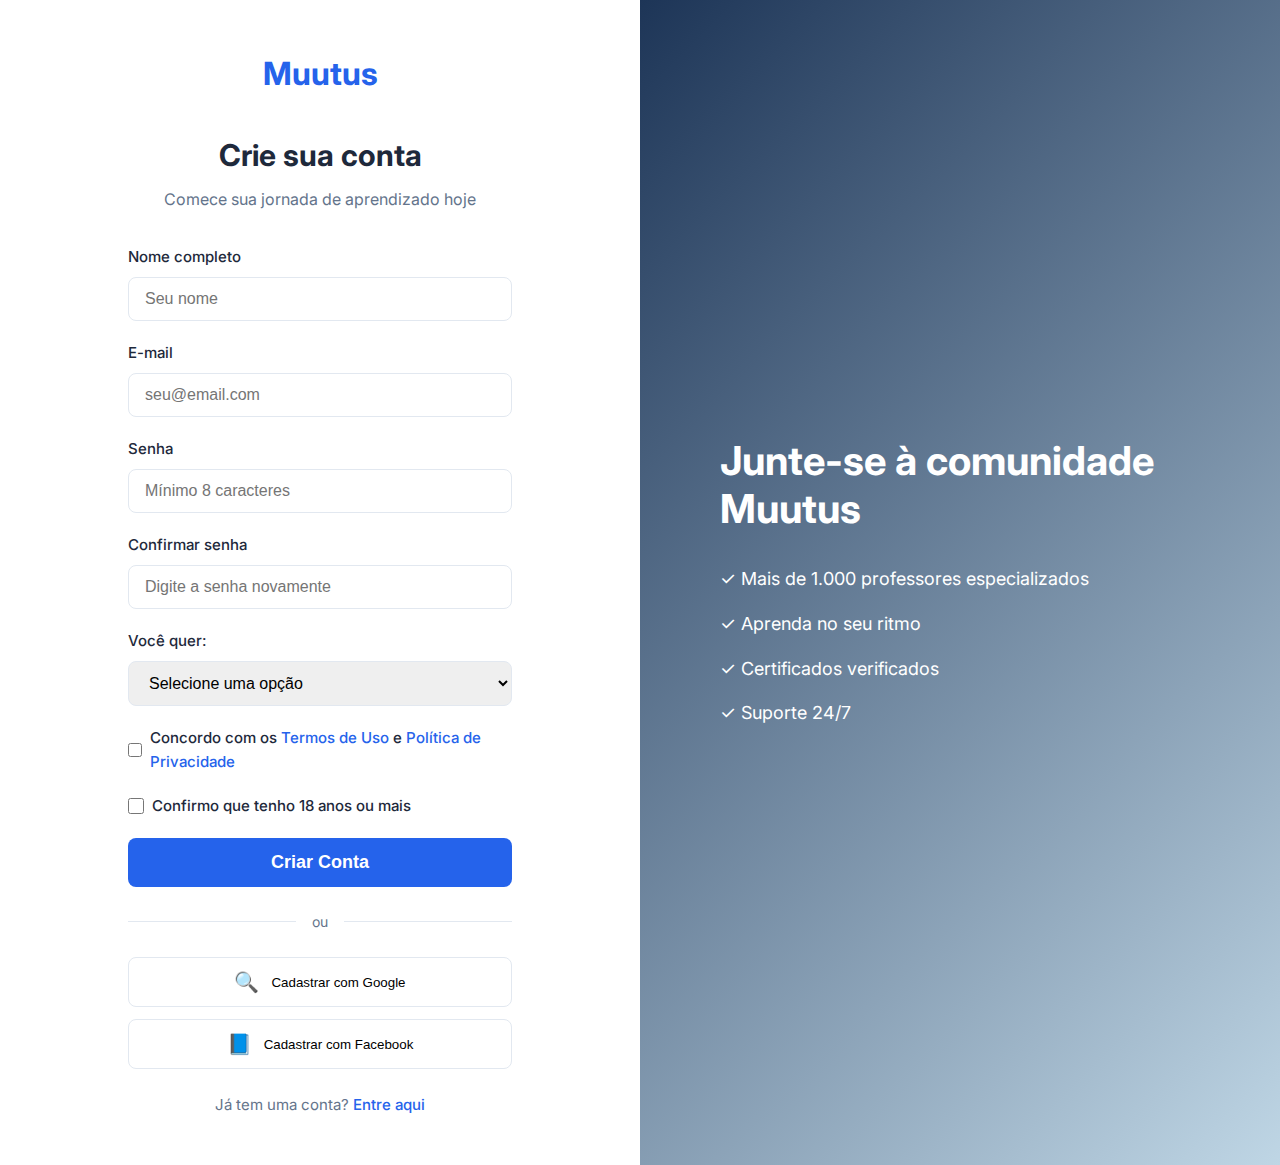
<file: muutus/cadastro.html>
<!DOCTYPE html>
<html lang="pt-BR">
<head>
    <meta charset="UTF-8">
    <meta name="viewport" content="width=device-width, initial-scale=1.0">
    <title>Cadastro - Muutus</title>
    <link rel="stylesheet" href="css/styles.css">
    <link rel="stylesheet" href="css/auth.css">
    <link rel="preconnect" href="https://fonts.googleapis.com">
    <link rel="preconnect" href="https://fonts.gstatic.com" crossorigin>
    <link href="https://fonts.googleapis.com/css2?family=Inter:wght@300;400;500;600;700&display=swap" rel="stylesheet">
</head>
<body>
    <div class="auth-container">
        <div class="auth-box">
            <div class="auth-header">
                <h1 class="auth-logo" onclick="window.location.href='index.html'">Muutus</h1>
                <h2>Crie sua conta</h2>
                <p>Comece sua jornada de aprendizado hoje</p>
            </div>

            <form id="registerForm" class="auth-form" onsubmit="handleRegister(event)">
                <div class="form-group">
                    <label for="name">Nome completo</label>
                    <input type="text" id="name" required class="form-input" placeholder="Seu nome">
                </div>

                <div class="form-group">
                    <label for="email">E-mail</label>
                    <input type="email" id="email" required class="form-input" placeholder="seu@email.com">
                </div>

                <div class="form-group">
                    <label for="password">Senha</label>
                    <input type="password" id="password" required class="form-input" placeholder="Mínimo 8 caracteres" minlength="8">
                </div>

                <div class="form-group">
                    <label for="confirmPassword">Confirmar senha</label>
                    <input type="password" id="confirmPassword" required class="form-input" placeholder="Digite a senha novamente">
                </div>

                <div class="form-group">
                    <label for="userType">Você quer:</label>
                    <select id="userType" required class="form-input">
                        <option value="">Selecione uma opção</option>
                        <option value="student">Aprender (Aluno)</option>
                        <option value="teacher">Ensinar (Professor)</option>
                        <option value="both">Ambos</option>
                    </select>
                </div>

                <div class="form-group">
                    <label class="checkbox-label">
                        <input type="checkbox" id="terms" required>
                        <span>Concordo com os <a href="termos.html" class="link">Termos de Uso</a> e <a href="privacidade.html" class="link">Política de Privacidade</a></span>
                    </label>
                </div>

                <div class="form-group">
                    <label class="checkbox-label">
                        <input type="checkbox" id="age" required>
                        <span>Confirmo que tenho 18 anos ou mais</span>
                    </label>
                </div>

                <button type="submit" class="btn-primary btn-full btn-large">Criar Conta</button>
            </form>

            <div class="auth-divider">
                <span>ou</span>
            </div>

            <div class="social-login">
                <button class="btn-social btn-google" onclick="registerWithGoogle()">
                    <span>🔍</span>
                    Cadastrar com Google
                </button>
                <button class="btn-social btn-facebook" onclick="registerWithFacebook()">
                    <span>📘</span>
                    Cadastrar com Facebook
                </button>
            </div>

            <div class="auth-footer">
                <p>Já tem uma conta? <a href="login.html" class="link">Entre aqui</a></p>
            </div>
        </div>

        <div class="auth-side">
            <div class="auth-side-content">
                <h3>Junte-se à comunidade Muutus</h3>
                <ul class="benefits-list">
                    <li>✓ Mais de 1.000 professores especializados</li>
                    <li>✓ Aprenda no seu ritmo</li>
                    <li>✓ Certificados verificados</li>
                    <li>✓ Suporte 24/7</li>
                </ul>
            </div>
        </div>
    </div>

    <script src="js/auth.js"></script>
</body>
</html>
</file>
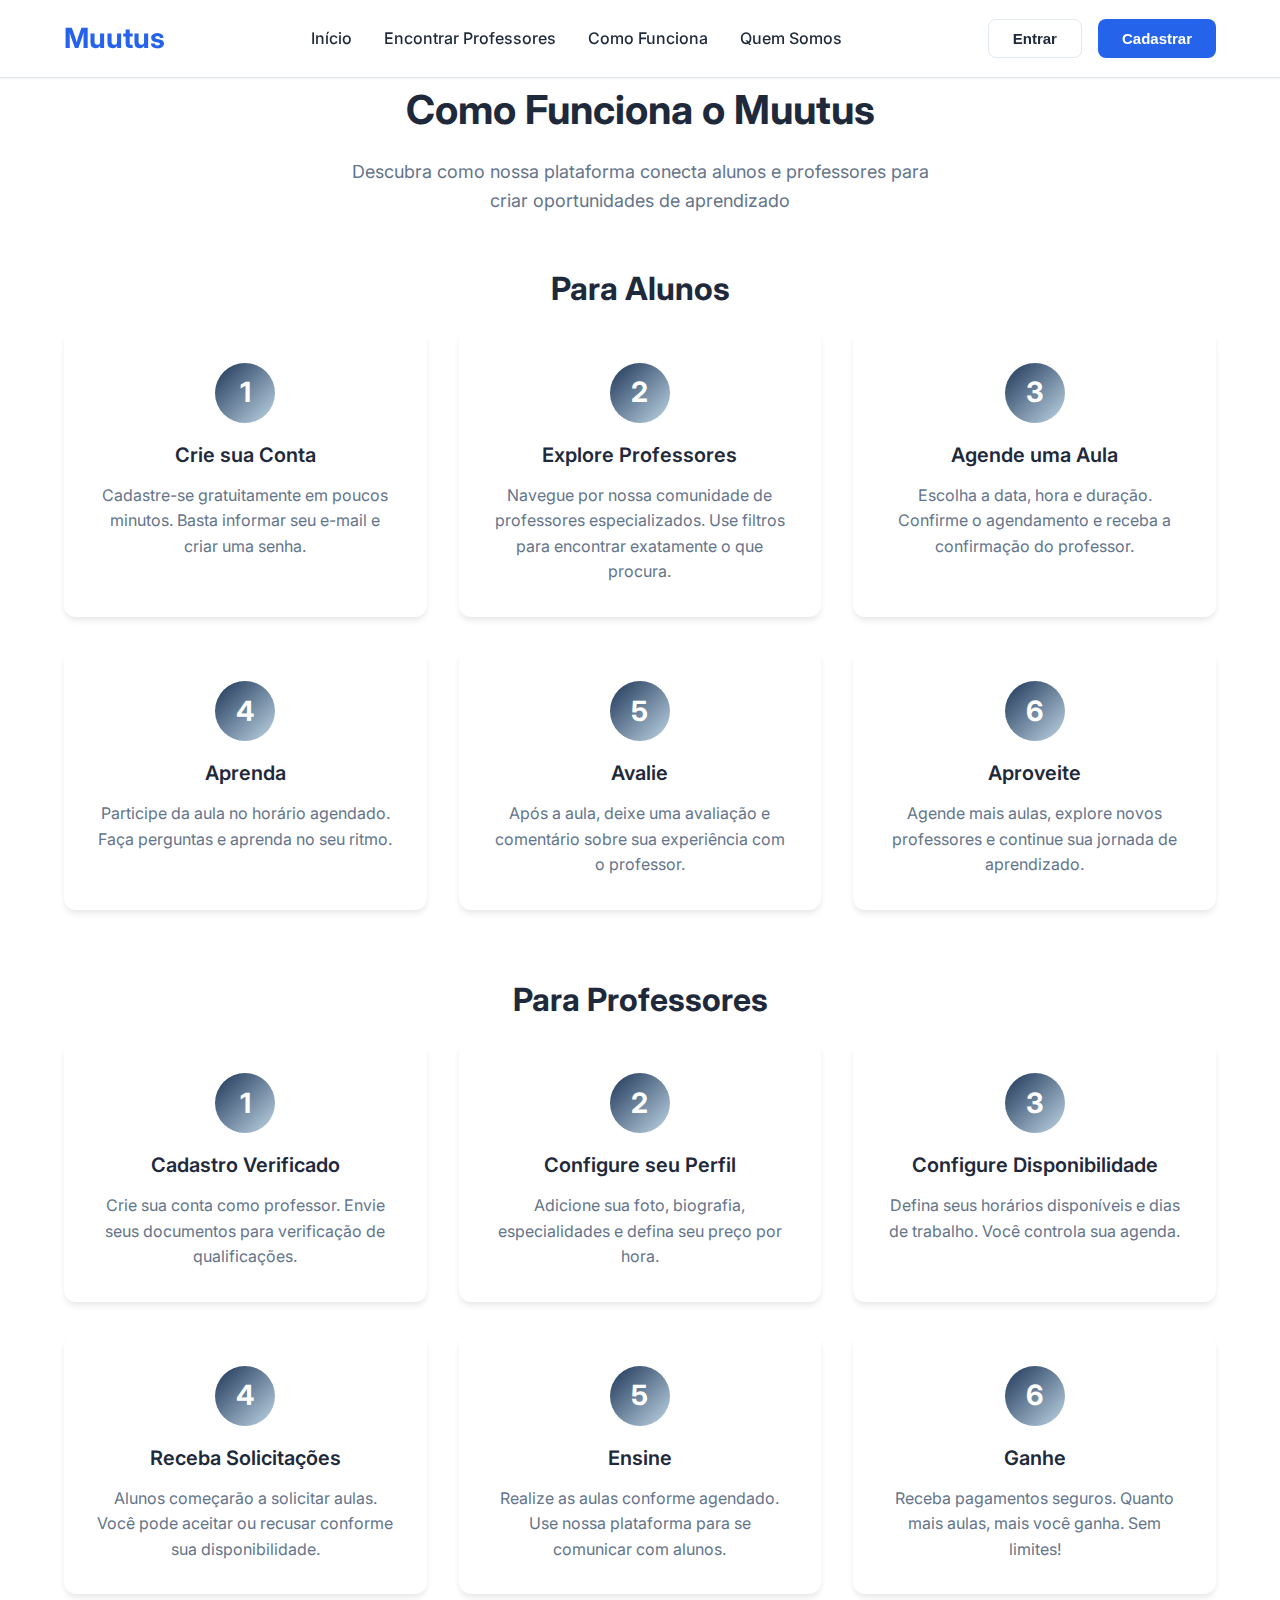
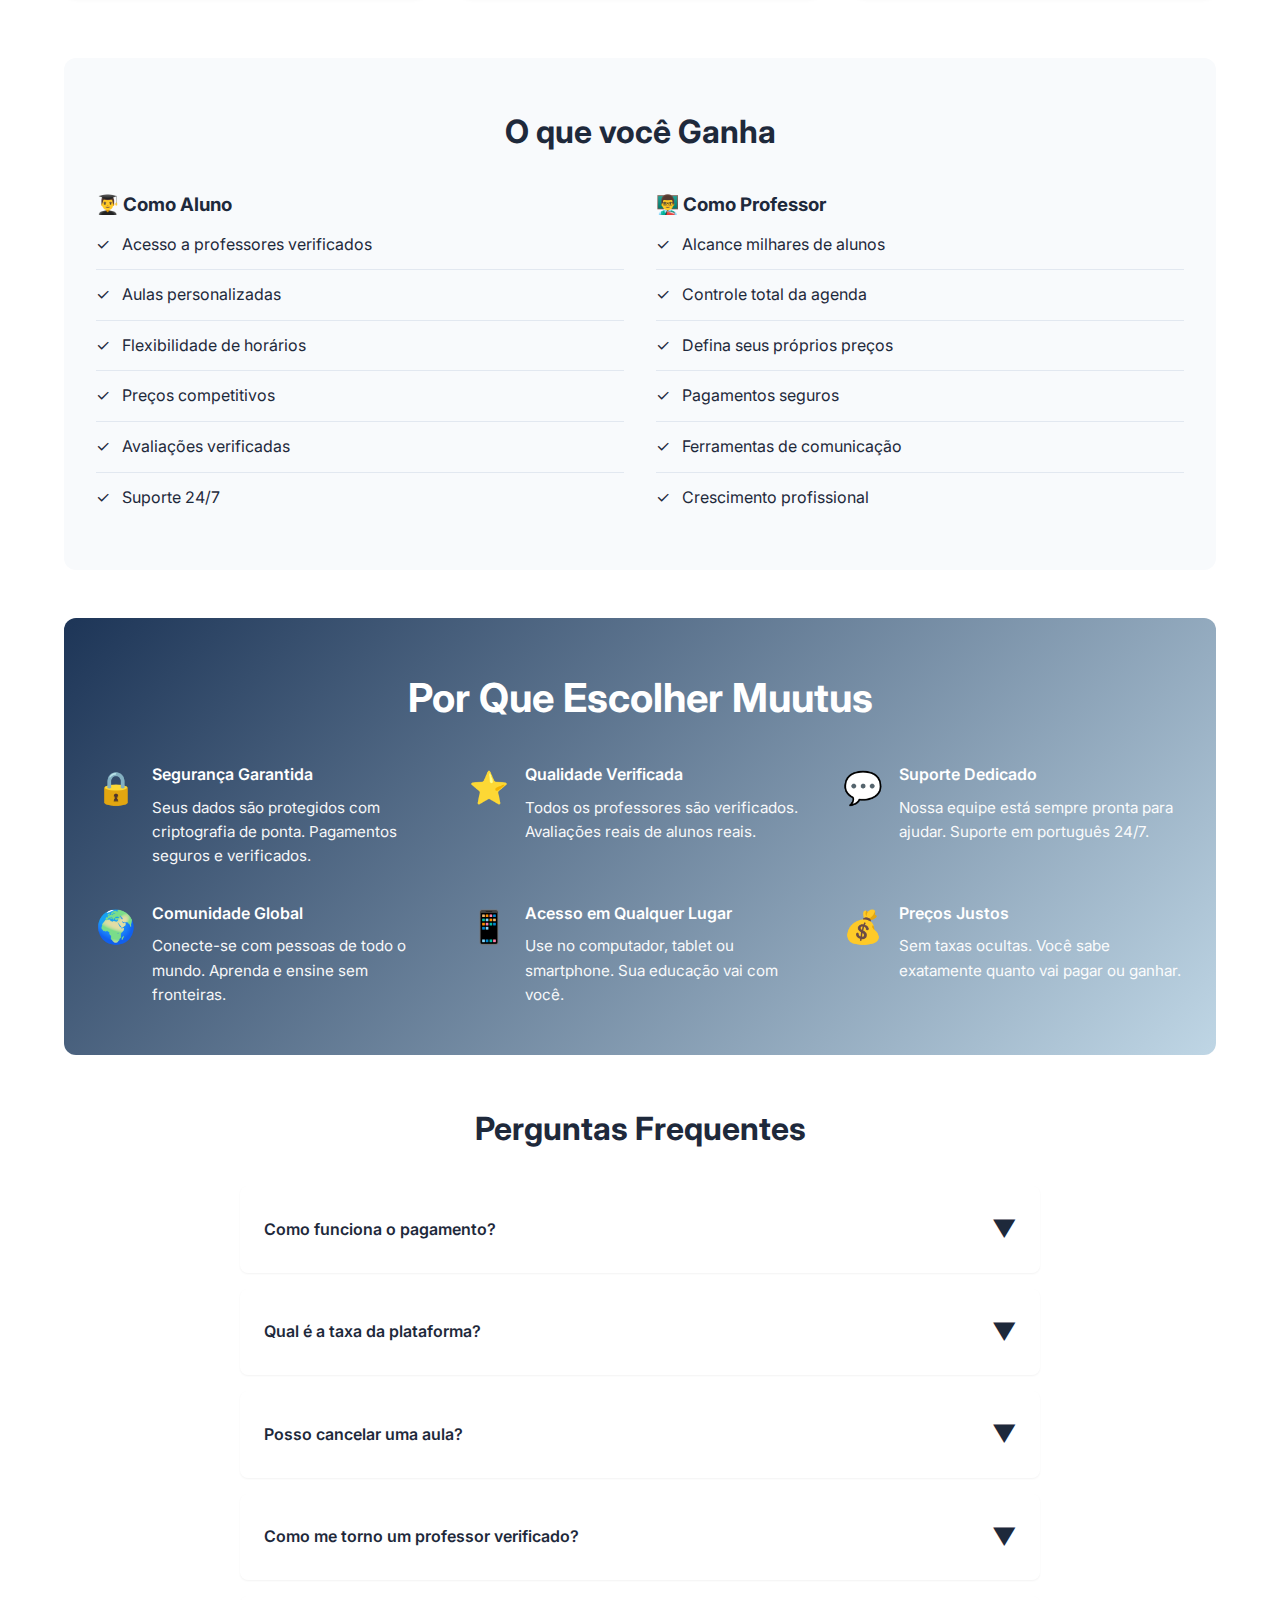
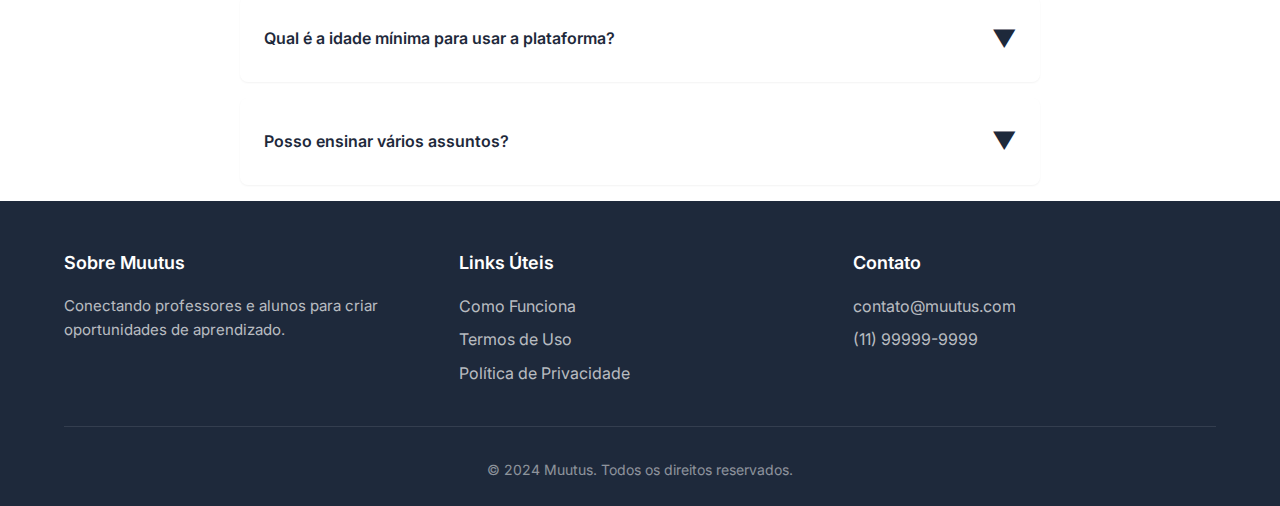
<file: muutus/como-funciona.html>
<!DOCTYPE html>
<html lang="pt-BR">
<head>
    <meta charset="UTF-8">
    <meta name="viewport" content="width=device-width, initial-scale=1.0">
    <title>Como Funciona - Muutus</title>
    <link rel="stylesheet" href="css/styles.css">
    <link rel="preconnect" href="https://fonts.googleapis.com">
    <link rel="preconnect" href="https://fonts.gstatic.com" crossorigin>
    <link href="https://fonts.googleapis.com/css2?family=Inter:wght@300;400;500;600;700&display=swap" rel="stylesheet">
    </head>
<body>
    <!-- Header/Navegação -->
    <header class="header">
        <div class="container">
            <nav class="navbar">
                <div class="logo">
                    <h1>Muutus</h1>
                </div>
                <ul class="nav-menu">
                    <li><a href="index.html">Início</a></li>
                    <li><a href="professores.html">Encontrar Professores</a></li>
                    <li><a href="como-funciona.html" class="active">Como Funciona</a></li>
                    <li><a href="about.html">Quem Somos</a></li>
                </ul>
                <div class="nav-buttons">
                    <button class="btn-secondary" onclick="window.location.href='login.html'">Entrar</button>
                    <button class="btn-primary" onclick="window.location.href='cadastro.html'">Cadastrar</button>
                </div>
            </nav> 
        </div>
    </header>
   <style>
        .how-it- works {
            padding: 4rem 2rem;
        }

        .section-title {
            text-align: center;
            font-size: 2.5rem;
            font-weight: 700;
            margin-bottom: 1rem;
            color: var(--text-dark);
        }

        .section-subtitle {
            text-align: center;
            font-size: 1.125rem;
            color: var(--text-light);
            margin-bottom: 3rem;
            max-width: 600px;
            margin-left: auto;
            margin-right: auto;
        }

        .steps-grid {
            display: grid;
            grid-template-columns: repeat(auto-fit, minmax(280px, 1fr));
            gap: 2rem;
            margin-bottom: 4rem;
        }

        .step-card {
            background: white;
            border-radius: var(--radius-lg);
            padding: 2rem;
            box-shadow: var(--shadow-md);
            text-align: center;
            transition: all 0.3s;
        }

        .step-card:hover {
            transform: translateY(-5px);
            box-shadow: var(--shadow-lg);
        }

        .step-number {
            width: 60px;
            height: 60px;
            background: linear-gradient(135deg, #1D3557 0%, #BFD6E5 100%);
            color: white;
            border-radius: 50%;
            display: flex;
            align-items: center;
            justify-content: center;
            font-size: 1.75rem;
            font-weight: 700;
            margin: 0 auto 1rem;
        }

        .step-card h3 {
            font-size: 1.25rem;
            font-weight: 600;
            margin-bottom: 0.75rem;
            color: var(--text-dark);
        }

        .step-card p {
            color: var(--text-light);
            line-height: 1.6;
        }

        .comparison-section {
            background: var(--bg-light);
            padding: 3rem 2rem;
            border-radius: var(--radius-lg);
            margin-bottom: 3rem;
        }

        .comparison-grid {
            display: grid;
            grid-template-columns: 1fr 1fr;
            gap: 2rem;
            margin-top: 2rem;
        }

        .comparison-column h3 {
            font-size: 1.5rem;
            font-weight: 700;
            margin-bottom: 1.5rem;
            color: var(--primary-color);
        }

        .comparison-list {
            list-style: none;
        }

        .comparison-list li {
            padding: 0.75rem 0;
            border-bottom: 1px solid var(--border-color);
            display: flex;
            align-items: center;
            gap: 0.75rem;
        }

        .comparison-list li:last-child {
            border-bottom: none;
        }

        .faq-section {
            max-width: 800px;
            margin: 0 auto;
        }

        .faq-item {
            background: white;
            border-radius: var(--radius-md);
            margin-bottom: 1rem;
            box-shadow: var(--shadow-sm);
            overflow: hidden;
        }

        .faq-question {
            padding: 1.5rem;
            cursor: pointer;
            display: flex;
            justify-content: space-between;
            align-items: center;
            font-weight: 600;
            color: var(--text-dark);
            transition: background-color 0.3s;
        }

        .faq-question:hover {
            background-color: var(--bg-light);
        }

        .faq-toggle {
            font-size: 1.5rem;
            transition: transform 0.3s;
        }

        .faq-toggle.open {
            transform: rotate(180deg);
        }

        .faq-answer {
            max-height: 0;
            overflow: hidden;
            transition: max-height 0.3s;
            background-color: var(--bg-light);
        }

        .faq-answer.open {
            max-height: 500px;
        }

        .faq-answer p {
            padding: 1.5rem;
            color: var(--text-dark);
            line-height: 1.7;
        }

        .benefits-section {
            background: linear-gradient(135deg,#1D3557 0%, #BFD6E5 100%);
            color: white;
            padding: 3rem 2rem;
            border-radius: var(--radius-lg);
            margin-bottom: 3rem;
        }

        .benefits-grid {
            display: grid;
            grid-template-columns: repeat(auto-fit, minmax(250px, 1fr));
            gap: 2rem;
            margin-top: 2rem;
        }

        .benefit-item {
            display: flex;
            gap: 1rem;
        }

        .benefit-icon {
            font-size: 2rem;
            flex-shrink: 0;
        }

        .benefit-item h4 {
            font-weight: 600;
            margin-bottom: 0.5rem;
        }

        .benefit-item p {
            font-size: 0.95rem;
            opacity: 0.95;
        }

        @media (max-width: 768px) {
            .section-title {
                font-size: 2rem;
            }

            .comparison-grid {
                grid-template-columns: 1fr;
            }

            .steps-grid {
                grid-template-columns: 1fr;
            }
        }
    </style>


    <!-- Conteúdo Principal -->
    <main class="how-it-works">
        <div class="container">
            <!-- Hero -->
            <h1 class="section-title">Como Funciona o Muutus</h1>
            <p class="section-subtitle">Descubra como nossa plataforma conecta alunos e professores para criar oportunidades de aprendizado</p>

            <!-- Para Alunos -->
            <section>
                <h2 class="section-title" style="font-size: 2rem; margin-top: 3rem;">Para Alunos</h2>
                <div class="steps-grid">
                    <div class="step-card">
                        <div class="step-number">1</div>
                        <h3>Crie sua Conta</h3>
                        <p>Cadastre-se gratuitamente em poucos minutos. Basta informar seu e-mail e criar uma senha.</p>
                    </div>
                    <div class="step-card">
                        <div class="step-number">2</div>
                        <h3>Explore Professores</h3>
                        <p>Navegue por nossa comunidade de professores especializados. Use filtros para encontrar exatamente o que procura.</p>
                    </div>
                    <div class="step-card">
                        <div class="step-number">3</div>
                        <h3>Agende uma Aula</h3>
                        <p>Escolha a data, hora e duração. Confirme o agendamento e receba a confirmação do professor.</p>
                    </div>
                    <div class="step-card">
                        <div class="step-number">4</div>
                        <h3>Aprenda</h3>
                        <p>Participe da aula no horário agendado. Faça perguntas e aprenda no seu ritmo.</p>
                    </div>
                    <div class="step-card">
                        <div class="step-number">5</div>
                        <h3>Avalie</h3>
                        <p>Após a aula, deixe uma avaliação e comentário sobre sua experiência com o professor.</p>
                    </div>
                    <div class="step-card">
                        <div class="step-number">6</div>
                        <h3>Aproveite</h3>
                        <p>Agende mais aulas, explore novos professores e continue sua jornada de aprendizado.</p>
                    </div>
                </div>
            </section>

            <!-- Para Professores -->
            <section>
                <h2 class="section-title" style="font-size: 2rem; margin-top: 3rem;">Para Professores</h2>
                <div class="steps-grid">
                    <div class="step-card">
                        <div class="step-number">1</div>
                        <h3>Cadastro Verificado</h3>
                        <p>Crie sua conta como professor. Envie seus documentos para verificação de qualificações.</p>
                    </div>
                    <div class="step-card">
                        <div class="step-number">2</div>
                        <h3>Configure seu Perfil</h3>
                        <p>Adicione sua foto, biografia, especialidades e defina seu preço por hora.</p>
                    </div>
                    <div class="step-card">
                        <div class="step-number">3</div>
                        <h3>Configure Disponibilidade</h3>
                        <p>Defina seus horários disponíveis e dias de trabalho. Você controla sua agenda.</p>
                    </div>
                    <div class="step-card">
                        <div class="step-number">4</div>
                        <h3>Receba Solicitações</h3>
                        <p>Alunos começarão a solicitar aulas. Você pode aceitar ou recusar conforme sua disponibilidade.</p>
                    </div>
                    <div class="step-card">
                        <div class="step-number">5</div>
                        <h3>Ensine</h3>
                        <p>Realize as aulas conforme agendado. Use nossa plataforma para se comunicar com alunos.</p>
                    </div>
                    <div class="step-card">
                        <div class="step-number">6</div>
                        <h3>Ganhe</h3>
                        <p>Receba pagamentos seguros. Quanto mais aulas, mais você ganha. Sem limites!</p>
                    </div>
                </div>
            </section>

            <!-- Comparação -->
            <section class="comparison-section">
                <h2 class="section-title" style="font-size: 2rem; color: var(--text-dark);">O que você Ganha</h2>
                <div class="comparison-grid">
                    <div>
                        <h3>👨‍🎓 Como Aluno</h3>
                        <ul class="comparison-list">
                            <li><span>✓</span> Acesso a professores verificados</li>
                            <li><span>✓</span> Aulas personalizadas</li>
                            <li><span>✓</span> Flexibilidade de horários</li>
                            <li><span>✓</span> Preços competitivos</li>
                            <li><span>✓</span> Avaliações verificadas</li>
                            <li><span>✓</span> Suporte 24/7</li>
                        </ul>
                    </div>
                    <div>
                        <h3>👨‍🏫 Como Professor</h3>
                        <ul class="comparison-list">
                            <li><span>✓</span> Alcance milhares de alunos</li>
                            <li><span>✓</span> Controle total da agenda</li>
                            <li><span>✓</span> Defina seus próprios preços</li>
                            <li><span>✓</span> Pagamentos seguros</li>
                            <li><span>✓</span> Ferramentas de comunicação</li>
                            <li><span>✓</span> Crescimento profissional</li>
                        </ul>
                    </div>
                </div>
            </section>

            <!-- Benefícios -->
            <section class="benefits-section">
                <h2 class="section-title" style="color: white;">Por Que Escolher Muutus</h2>
                <div class="benefits-grid">
                    <div class="benefit-item">
                        <div class="benefit-icon">🔒</div>
                        <div>
                            <h4>Segurança Garantida</h4>
                            <p>Seus dados são protegidos com criptografia de ponta. Pagamentos seguros e verificados.</p>
                        </div>
                    </div>
                    <div class="benefit-item">
                        <div class="benefit-icon">⭐</div>
                        <div>
                            <h4>Qualidade Verificada</h4>
                            <p>Todos os professores são verificados. Avaliações reais de alunos reais.</p>
                        </div>
                    </div>
                    <div class="benefit-item">
                        <div class="benefit-icon">💬</div>
                        <div>
                            <h4>Suporte Dedicado</h4>
                            <p>Nossa equipe está sempre pronta para ajudar. Suporte em português 24/7.</p>
                        </div>
                    </div>
                    <div class="benefit-item">
                        <div class="benefit-icon">🌍</div>
                        <div>
                            <h4>Comunidade Global</h4>
                            <p>Conecte-se com pessoas de todo o mundo. Aprenda e ensine sem fronteiras.</p>
                        </div>
                    </div>
                    <div class="benefit-item">
                        <div class="benefit-icon">📱</div>
                        <div>
                            <h4>Acesso em Qualquer Lugar</h4>
                            <p>Use no computador, tablet ou smartphone. Sua educação vai com você.</p>
                        </div>
                    </div>
                    <div class="benefit-item">
                        <div class="benefit-icon">💰</div>
                        <div>
                            <h4>Preços Justos</h4>
                            <p>Sem taxas ocultas. Você sabe exatamente quanto vai pagar ou ganhar.</p>
                        </div>
                    </div>
                </div>
            </section>

            <!-- FAQ -->
            <section class="faq-section">
                <h2 class="section-title" style="font-size: 2rem; margin-bottom: 2rem;">Perguntas Frequentes</h2>
                
                <div class="faq-item">
                    <div class="faq-question" onclick="toggleFAQ(this)">
                        <span>Como funciona o pagamento?</span>
                        <span class="faq-toggle">▼</span>
                    </div>
                    <div class="faq-answer">
                        <p>Os pagamentos são processados de forma segura através de nossa plataforma. Os alunos pagam antes da aula, e os professores recebem em sua conta bancária em até 2 dias úteis. Oferecemos várias formas de pagamento para sua conveniência.</p>
                    </div>
                </div>

                <div class="faq-item">
                    <div class="faq-question" onclick="toggleFAQ(this)">
                        <span>Qual é a taxa da plataforma?</span>
                        <span class="faq-toggle">▼</span>
                    </div>
                    <div class="faq-answer">
                        <p>Para alunos, não há taxa adicional além do preço da aula. Para professores, cobramos uma taxa de 10% sobre cada aula realizada. Isso nos permite manter a plataforma segura e oferecer suporte de qualidade.</p>
                    </div>
                </div>

                <div class="faq-item">
                    <div class="faq-question" onclick="toggleFAQ(this)">
                        <span>Posso cancelar uma aula?</span>
                        <span class="faq-toggle">▼</span>
                    </div>
                    <div class="faq-answer">
                        <p>Sim! Você pode cancelar uma aula até 24 horas antes do horário agendado e receber um reembolso completo. Cancelamentos com menos de 24 horas podem estar sujeitos a uma taxa.</p>
                    </div>
                </div>

                <div class="faq-item">
                    <div class="faq-question" onclick="toggleFAQ(this)">
                        <span>Como me torno um professor verificado?</span>
                        <span class="faq-toggle">▼</span>
                    </div>
                    <div class="faq-answer">
                        <p>Para se tornar um professor verificado, você precisa enviar seus documentos de qualificação (diplomas, certificados, etc.). Nossa equipe revisará seus documentos em até 3 dias úteis. Uma vez aprovado, você receberá um selo de verificação em seu perfil.</p>
                    </div>
                </div>

                <div class="faq-item">
                    <div class="faq-question" onclick="toggleFAQ(this)">
                        <span>Qual é a idade mínima para usar a plataforma?</span>
                        <span class="faq-toggle">▼</span>
                    </div>
                    <div class="faq-answer">
                        <p>Você deve ter pelo menos 18 anos para usar o Muutus. Se você é menor de idade, um responsável pode criar uma conta em seu nome e gerenciar as aulas.</p>
                    </div>
                </div>

                <div class="faq-item">
                    <div class="faq-question" onclick="toggleFAQ(this)">
                        <span>Posso ensinar vários assuntos?</span>
                        <span class="faq-toggle">▼</span>
                    </div>
                    <div class="faq-answer">
                        <p>Sim! Você pode adicionar múltiplas especialidades ao seu perfil. Basta listar todas as áreas em que você é qualificado para ensinar. Você pode até definir preços diferentes para cada especialidade.</p>
                    </div>
                </div>
            </section>
        </div>
    </main>

    <!-- Footer -->
    <footer class="footer">
        <div class="container">
            <div class="footer-content">
                <div class="footer-section">
                    <h4>Sobre Muutus</h4>
                    <p>Conectando professores e alunos para criar oportunidades de aprendizado.</p>
                </div>
                <div class="footer-section">
                    <h4>Links Úteis</h4>
                    <ul>
                        <li><a href="como-funciona.html">Como Funciona</a></li>
                        <li><a href="#">Termos de Uso</a></li>
                        <li><a href="#">Política de Privacidade</a></li>
                    </ul>
                </div>
                <div class="footer-section">
                    <h4>Contato</h4>
                    <ul>
                        <li><a href="mailto:contato@muutus.com">contato@muutus.com</a></li>
                        <li><a href="tel:+5511999999999">(11) 99999-9999</a></li>
                    </ul>
                </div>
            </div>
            <div class="footer-bottom">
                <p>&copy; 2024 Muutus. Todos os direitos reservados.</p>
            </div>
        </div>
    </footer>

    <script>
        function toggleFAQ(element) {
            const answer = element.nextElementSibling;
            const toggle = element.querySelector('.faq-toggle');
            
            answer.classList.toggle('open');
            toggle.classList.toggle('open');
        }
    </script>
</body>
</html>
</file>
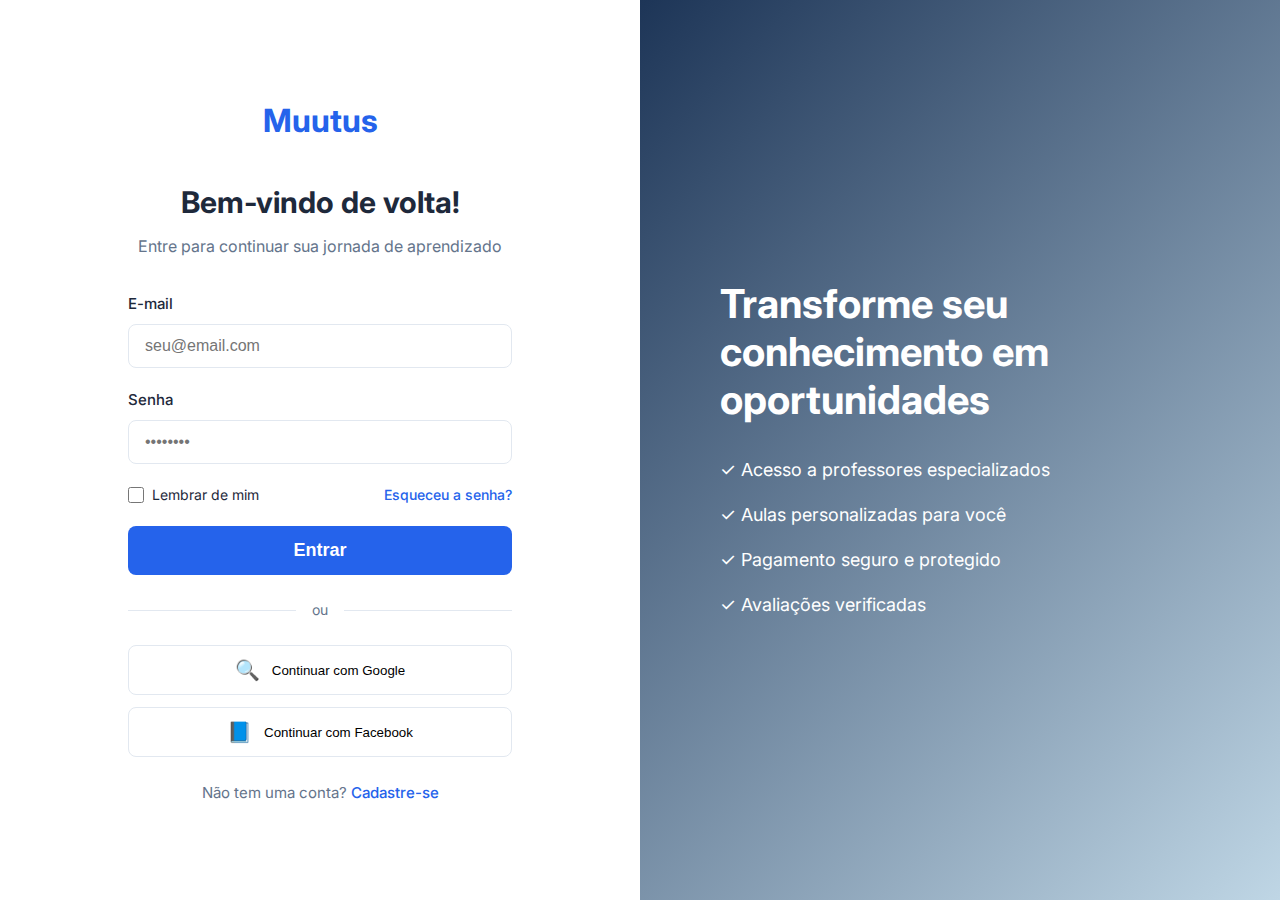
<file: muutus/login.html>
<!DOCTYPE html>
<html lang="pt-BR">
<head>
    <meta charset="UTF-8">
    <meta name="viewport" content="width=device-width, initial-scale=1.0">
    <title>Entrar - Muutus</title>
    <link rel="stylesheet" href="css/styles.css">
    <link rel="stylesheet" href="css/auth.css">
    <link rel="preconnect" href="https://fonts.googleapis.com">
    <link rel="preconnect" href="https://fonts.gstatic.com" crossorigin>
    <link href="https://fonts.googleapis.com/css2?family=Inter:wght@300;400;500;600;700&display=swap" rel="stylesheet">
</head>
<body>
    <div class="auth-container">
        <div class="auth-box">
            <div class="auth-header">
                <h1 class="auth-logo" onclick="window.location.href='index.html'">Muutus</h1>
                <h2>Bem-vindo de volta!</h2>
                <p>Entre para continuar sua jornada de aprendizado</p>
            </div>

            <form id="loginForm" class="auth-form" onsubmit="handleLogin(event)">
                <div class="form-group">
                    <label for="email">E-mail</label>
                    <input type="email" id="email" required class="form-input" placeholder="seu@email.com">
                </div>

                <div class="form-group">
                    <label for="password">Senha</label>
                    <input type="password" id="password" required class="form-input" placeholder="••••••••">
                </div>

                <div class="form-options">
                    <label class="checkbox-label">
                        <input type="checkbox" id="remember">
                        <span>Lembrar de mim</span>
                    </label>
                    <a href="recuperar-senha.html" class="link">Esqueceu a senha?</a>
                </div>

                <button type="submit" class="btn-primary btn-full btn-large">Entrar</button>
            </form>

            <div class="auth-divider">
                <span>ou</span>
            </div>

            <div class="social-login">
                <button class="btn-social btn-google" onclick="loginWithGoogle()">
                    <span>🔍</span>
                    Continuar com Google
                </button>
                <button class="btn-social btn-facebook" onclick="loginWithFacebook()">
                    <span>📘</span>
                    Continuar com Facebook
                </button>
            </div>

            <div class="auth-footer">
                <p>Não tem uma conta? <a href="cadastro.html" class="link">Cadastre-se</a></p>
            </div>
        </div>

        <div class="auth-side">
            <div class="auth-side-content">
                <h3>Transforme seu conhecimento em oportunidades</h3>
                <ul class="benefits-list">
                    <li>✓ Acesso a professores especializados</li>
                    <li>✓ Aulas personalizadas para você</li>
                    <li>✓ Pagamento seguro e protegido</li>
                    <li>✓ Avaliações verificadas</li>
                </ul>
            </div>
        </div>
    </div>

    <script src="js/auth.js"></script>
</body>
</html>
</file>
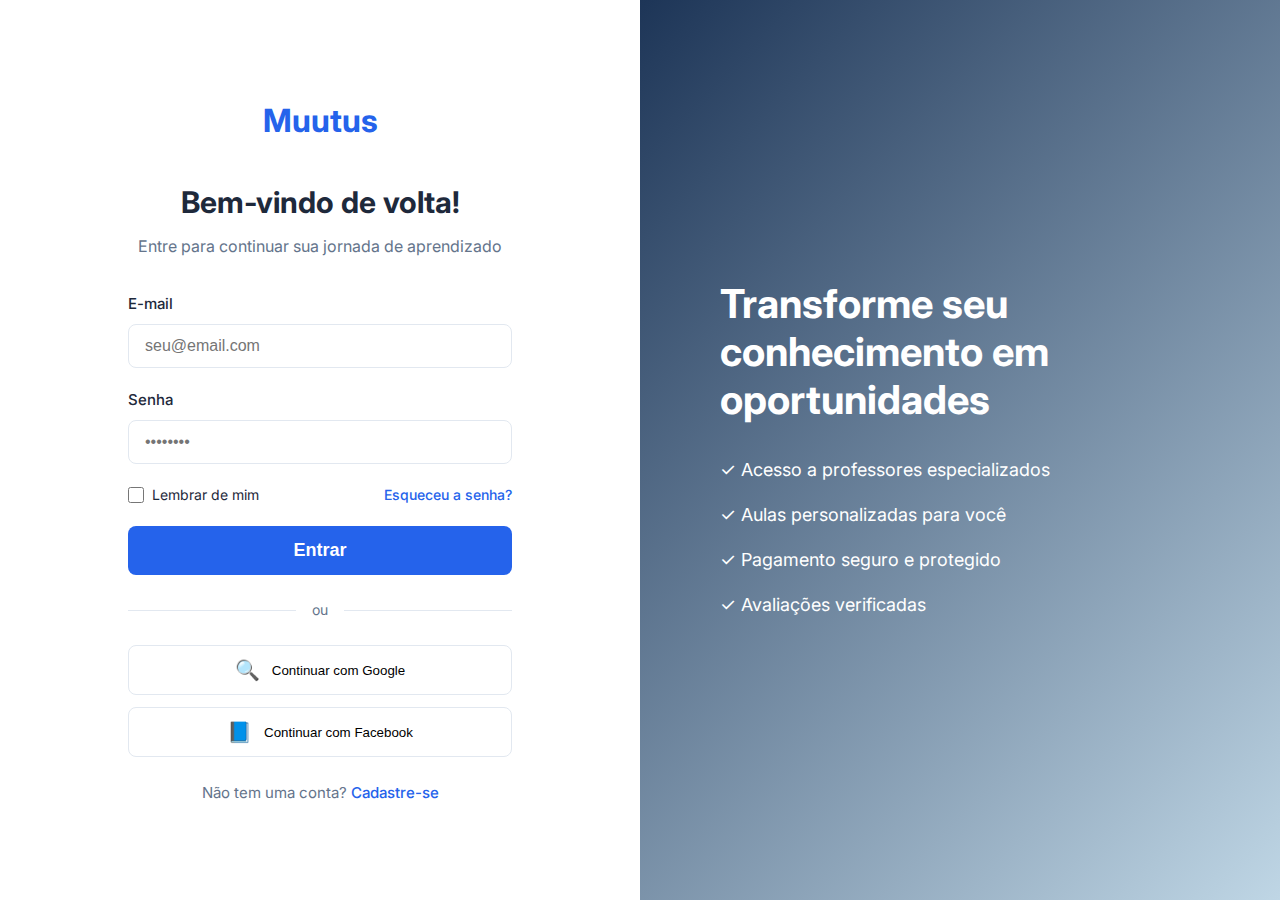
<file: muutus/professor-perfil.html>
<!DOCTYPE html>
<html lang="pt-BR">
<head>
    <meta charset="UTF-8">
    <meta name="viewport" content="width=device-width, initial-scale=1.0">
    <title>Perfil do Professor - Muutus</title>
    <link rel="stylesheet" href="css/styles.css">
    <link rel="stylesheet" href="css/professor-perfil.css">
    <link rel="preconnect" href="https://fonts.googleapis.com">
    <link rel="preconnect" href="https://fonts.gstatic.com" crossorigin>
    <link href="https://fonts.googleapis.com/css2?family=Inter:wght@300;400;500;600;700&display=swap" rel="stylesheet">
</head>
<body>
    <!-- Header -->
    <header class="header">
        <div class="container">
            <nav class="navbar">
                <div class="logo" onclick="window.location.href='index.html'">
                    <h1>Muutus</h1>
                </div>
                <ul class="nav-menu">
                    <li><a href="index.html" class="nav-link">Início</a></li>
                    <li><a href="professores.html" class="nav-link active">Encontrar Professores</a></li>
                    <li><a href="como-funciona.html" class="nav-link">Como Funciona</a></li>
                    <li><a href="aluno-dashboard.html" class="nav-link">Área do Aluno</a></li>
                </ul>
                <div class="nav-buttons">
                    <button class="btn-secondary" onclick="logout()">Sair</button>
                </div>
            </nav>
        </div>
    </header>

    <!-- Perfil do Professor -->
    <section class="profile-page">
        <div class="container">
            <button class="btn-back" onclick="window.history.back()">← Voltar</button>

            <div class="profile-content" id="profileContent">
                <!-- Conteúdo será carregado via JavaScript -->
            </div>
        </div>
    </section>

    <!-- Modal de Agendamento -->
    <div id="bookingModal" class="modal">
        <div class="modal-content">
            <div class="modal-header">
                <h3>Agendar Aula</h3>
                <button class="modal-close" onclick="closeBookingModal()">&times;</button>
            </div>
            <div class="modal-body">
                <form id="bookingForm" onsubmit="submitBooking(event)">
                    <div class="form-group">
                        <label for="bookingDate">Data da Aula</label>
                        <input type="date" id="bookingDate" required class="form-input">
                    </div>
                    <div class="form-group">
                        <label for="bookingTime">Horário</label>
                        <select id="bookingTime" required class="form-input">
                            <option value="">Selecione um horário</option>
                            <option value="08:00">08:00</option>
                            <option value="09:00">09:00</option>
                            <option value="10:00">10:00</option>
                            <option value="11:00">11:00</option>
                            <option value="14:00">14:00</option>
                            <option value="15:00">15:00</option>
                            <option value="16:00">16:00</option>
                            <option value="17:00">17:00</option>
                            <option value="18:00">18:00</option>
                            <option value="19:00">19:00</option>
                            <option value="20:00">20:00</option>
                        </select>
                    </div>
                    <div class="form-group">
                        <label for="bookingDuration">Duração</label>
                        <select id="bookingDuration" required class="form-input">
                            <option value="1">1 hora</option>
                            <option value="1.5">1h 30min</option>
                            <option value="2">2 horas</option>
                        </select>
                    </div>
                    <div class="form-group">
                        <label for="bookingNotes">Observações (opcional)</label>
                        <textarea id="bookingNotes" rows="3" class="form-input" placeholder="Descreva seus objetivos ou dúvidas..."></textarea>
                    </div>
                    <div class="booking-summary">
                        <div class="summary-row">
                            <span>Valor da aula:</span>
                            <strong id="lessonPrice">R$ 0,00</strong>
                        </div>
                        <div class="summary-row">
                            <span>Taxa da plataforma (10%):</span>
                            <strong id="platformFee">R$ 0,00</strong>
                        </div>
                        <div class="summary-row total">
                            <span>Total:</span>
                            <strong id="totalPrice">R$ 0,00</strong>
                        </div>
                    </div>
                    <button type="submit" class="btn-primary btn-full">Confirmar Agendamento</button>
                </form>
            </div>
        </div>
    </div>

    <!-- Footer -->
    <footer class="footer">
        <div class="container">
            <div class="footer-content">
                <div class="footer-section">
                    <h4>Muutus</h4>
                    <p>Transformação pelo conhecimento</p>
                </div>
                <div class="footer-section">
                    <h4>Links Úteis</h4>
                    <ul>
                        <li><a href="about.html">Quem Somos</a></li>
                        <li><a href="como-funciona.html">Como Funciona</a></li>
                        <li><a href="professores.html">Encontrar Professores</a></li>
                    </ul>
                </div>
                <div class="footer-section">
                    <h4>Suporte</h4>
                    <ul>
                        <li><a href="faq.html">FAQ</a></li>
                        <li><a href="contato.html">Contato</a></li>
                        <li><a href="termos.html">Termos de Uso</a></li>
                    </ul>
                </div>
                <div class="footer-section">
                    <h4>Redes Sociais</h4>
                    <div class="social-links">
                        <a href="#" aria-label="Facebook">📘</a>
                        <a href="#" aria-label="Instagram">📷</a>
                        <a href="#" aria-label="LinkedIn">💼</a>
                    </div>
                </div>
            </div>
            <div class="footer-bottom">
                <p>&copy; 2024 Muutus. Todos os direitos reservados.</p>
            </div>
        </div>
    </footer>

    <script src="js/auth.js"></script>
    <script src="js/main.js"></script>
    <script src="js/professor-perfil.js"></script>

    <script>
        // Proteger a página
        window.addEventListener('load', requireAuth);
    </script>
</body>
</html>
</file>
<file: muutus/css/auth.css>
/* Container de Autenticação */
.auth-container {
    min-height: 100vh;
    display: grid;
    grid-template-columns: 1fr 1fr;
}

.auth-box {
    display: flex;
    flex-direction: column;
    justify-content: center;
    padding: 3rem;
    max-width: 480px;
    margin: 0 auto;
    width: 100%;
}

.auth-header {
    text-align: center;
    margin-bottom: 2rem;
}

.auth-logo {
    font-size: 2rem;
    font-weight: 700;
    color: var(--primary-color);
    margin-bottom: 2rem;
    cursor: pointer;
}

.auth-header h2 {
    font-size: 1.875rem;
    font-weight: 700;
    color: var(--text-dark);
    margin-bottom: 0.5rem;
}

.auth-header p {
    color: var(--text-light);
    font-size: 1rem;
}

/* Formulário */
.auth-form {
    display: flex;
    flex-direction: column;
    gap: 1.25rem;
}

.form-group {
    display: flex;
    flex-direction: column;
    gap: 0.5rem;
}

.form-group label {
    font-weight: 500;
    color: var(--text-dark);
    font-size: 0.9375rem;
}

.form-input {
    padding: 0.75rem 1rem;
    border: 1px solid var(--border-color);
    border-radius: var(--radius-md);
    font-size: 1rem;
    transition: all 0.3s;
}

.form-input:focus {
    outline: none;
    border-color: var(--primary-color);
    box-shadow: 0 0 0 3px rgba(37, 99, 235, 0.1);
}

.form-options {
    display: flex;
    justify-content: space-between;
    align-items: center;
    font-size: 0.875rem;
}

.checkbox-label {
    display: flex;
    align-items: center;
    gap: 0.5rem;
    cursor: pointer;
    font-size: 0.875rem;
    color: var(--text-dark);
}

.checkbox-label input[type="checkbox"] {
    width: 1rem;
    height: 1rem;
    cursor: pointer;
}

.link {
    color: var(--primary-color);
    text-decoration: none;
    font-weight: 500;
    transition: color 0.3s;
}

.link:hover {
    color: var(--primary-dark);
    text-decoration: underline;
}

/* Divider */
.auth-divider {
    display: flex;
    align-items: center;
    text-align: center;
    margin: 1.5rem 0;
    color: var(--text-light);
    font-size: 0.875rem;
}

.auth-divider::before,
.auth-divider::after {
    content: '';
    flex: 1;
    border-bottom: 1px solid var(--border-color);
}

.auth-divider span {
    padding: 0 1rem;
}

/* Login Social */
.social-login {
    display: flex;
    flex-direction: column;
    gap: 0.75rem;
}

.btn-social {
    display: flex;
    align-items: center;
    justify-content: center;
    gap: 0.75rem;
    padding: 0.75rem 1rem;
    border: 1px solid var(--border-color);
    background-color: white;
    border-radius: var(--radius-md);
    font-weight: 500;
    cursor: pointer;
    transition: all 0.3s;
}

.btn-social:hover {
    background-color: var(--bg-light);
    transform: translateY(-1px);
    box-shadow: var(--shadow-sm);
}

.btn-social span {
    font-size: 1.25rem;
}

/* Footer */
.auth-footer {
    text-align: center;
    margin-top: 1.5rem;
    color: var(--text-light);
    font-size: 0.9375rem;
}

/* Lado Direito */
.auth-side {
    background: linear-gradient(135deg, #1D3557 0%, #BFD6E5 100%);
    display: flex;
    align-items: center;
    justify-content: center;
    padding: 3rem;
    color: white;
}

.auth-side-content {
    max-width: 480px;
}

.auth-side-content h3 {
    font-size: 2.5rem;
    font-weight: 700;
    margin-bottom: 2rem;
    line-height: 1.2;
}

.benefits-list {
    list-style: none;
    display: flex;
    flex-direction: column;
    gap: 1rem;
}

.benefits-list li {
    font-size: 1.125rem;
    display: flex;
    align-items: center;
    gap: 0.75rem;
}

/* Responsividade */
@media (max-width: 968px) {
    .auth-container {
        grid-template-columns: 1fr;
    }

    .auth-side {
        display: none;
    }

    .auth-box {
        padding: 2rem 1.5rem;
    }
}

@media (max-width: 480px) {
    .auth-header h2 {
        font-size: 1.5rem;
    }

    .auth-box {
        padding: 1.5rem 1rem;
    }

    .form-options {
        flex-direction: column;
        align-items: start;
        gap: 0.75rem;
    }
}
</file>
<file: muutus/css/professor-perfil.css>
/* Perfil do Professor */
.profile-page {
    padding: 2rem 0 4rem;
    min-height: calc(100vh - 400px);
}

.btn-back {
    display: inline-flex;
    align-items: center;
    gap: 0.5rem;
    padding: 0.5rem 1rem;
    background-color: transparent;
    border: 1px solid var(--border-color);
    border-radius: var(--radius-md);
    color: var(--text-dark);
    font-weight: 500;
    cursor: pointer;
    margin-bottom: 2rem;
    transition: all 0.3s;
}

.btn-back:hover {
    background-color: var(--bg-light);
}

.profile-content {
    display: grid;
    grid-template-columns: 1fr 350px;
    gap: 2rem;
}

/* Coluna Principal */
.profile-main {
    display: flex;
    flex-direction: column;
    gap: 2rem;
}

.profile-header {
    background-color: white;
    border-radius: var(--radius-lg);
    padding: 2rem;
    box-shadow: var(--shadow-md);
}

.profile-top {
    display: flex;
    gap: 2rem;
    margin-bottom: 1.5rem;
}

.profile-avatar {
    width: 150px;
    height: 150px;
    border-radius: var(--radius-lg);
    object-fit: cover;
    flex-shrink: 0;
}

.profile-info {
    flex: 1;
}

.profile-name {
    font-size: 2rem;
    font-weight: 700;
    color: var(--text-dark);
    margin-bottom: 0.5rem;
}

.profile-specialty {
    font-size: 1.125rem;
    color: var(--text-light);
    margin-bottom: 1rem;
}

.profile-stats {
    display: flex;
    gap: 2rem;
    margin-bottom: 1rem;
}

.stat-item {
    display: flex;
    align-items: center;
    gap: 0.5rem;
}

.stat-item .stars {
    color: #fbbf24;
    font-size: 1.25rem;
}

.stat-value {
    font-weight: 600;
    color: var(--text-dark);
}

.profile-badges {
    display: flex;
    gap: 0.75rem;
    flex-wrap: wrap;
}

.badge {
    padding: 0.375rem 0.875rem;
    border-radius: 9999px;
    font-size: 0.875rem;
    font-weight: 500;
}

.badge-verified {
    background-color: #dbeafe;
    color: #1d3fad;
}

.badge-available {
    background-color: #d1fae5;
    color: #065f46;
}

.profile-bio {
    line-height: 1.7;
    color: var(--text-dark);
}

/* Seção de Sobre */
.profile-section {
    background-color: white;
    border-radius: var(--radius-lg);
    padding: 2rem;
    box-shadow: var(--shadow-md);
}

.section-title {
    font-size: 1.5rem;
    font-weight: 600;
    color: var(--text-dark);
    margin-bottom: 1.5rem;
}

.section-content {
    color: var(--text-dark);
    line-height: 1.7;
}

/* Avaliações */
.reviews-summary {
    display: flex;
    align-items: center;
    gap: 2rem;
    padding: 1.5rem;
    background-color: var(--bg-light);
    border-radius: var(--radius-md);
    margin-bottom: 2rem;
}

.reviews-score {
    text-align: center;
}

.score-number {
    font-size: 3rem;
    font-weight: 700;
    color: var(--text-dark);
    line-height: 1;
}

.score-stars {
    color: #fbbf24;
    font-size: 1.5rem;
    margin-bottom: 0.25rem;
}

.score-count {
    color: var(--text-light);
    font-size: 0.875rem;
}

.reviews-bars {
    flex: 1;
}

.rating-bar {
    display: flex;
    align-items: center;
    gap: 0.75rem;
    margin-bottom: 0.5rem;
}

.rating-label {
    font-size: 0.875rem;
    color: var(--text-dark);
    width: 60px;
}

.bar-container {
    flex: 1;
    height: 8px;
    background-color: #e5e7eb;
    border-radius: 9999px;
    overflow: hidden;
}

.bar-fill {
    height: 100%;
    background-color: #fbbf24;
    transition: width 0.3s;
}

.rating-count {
    font-size: 0.875rem;
    color: var(--text-light);
    width: 40px;
    text-align: right;
}

/* Lista de Avaliações */
.review-item {
    padding: 1.5rem;
    border: 1px solid var(--border-color);
    border-radius: var(--radius-md);
    margin-bottom: 1rem;
}

.review-header {
    display: flex;
    justify-content: space-between;
    align-items: start;
    margin-bottom: 0.75rem;
}

.review-author {
    font-weight: 600;
    color: var(--text-dark);
}

.review-date {
    font-size: 0.875rem;
    color: var(--text-light);
}

.review-stars {
    color: #fbbf24;
    margin-bottom: 0.5rem;
}

.review-text {
    color: var(--text-dark);
    line-height: 1.6;
}

/* Sidebar */
.profile-sidebar {
    display: flex;
    flex-direction: column;
    gap: 1.5rem;
}

.sidebar-card {
    background-color: white;
    border-radius: var(--radius-lg);
    padding: 1.5rem;
    box-shadow: var(--shadow-md);
}

.price-card {
    text-align: center;
}

.price-amount {
    font-size: 3rem;
    font-weight: 700;
    color: var(--primary-color);
    line-height: 1;
}

.price-period {
    font-size: 1rem;
    color: var(--text-light);
    margin-bottom: 1.5rem;
}

.btn-book {
    width: 100%;
    padding: 0.875rem;
    background-color: var(--primary-color);
    color: white;
    border: none;
    border-radius: var(--radius-md);
    font-weight: 600;
    font-size: 1rem;
    cursor: pointer;
    transition: all 0.3s;
    margin-bottom: 0.75rem;
}

.btn-book:hover {
    background-color: var(--primary-dark);
    transform: translateY(-2px);
    box-shadow: var(--shadow-md);
}

.info-list {
    list-style: none;
}

.info-item {
    display: flex;
    align-items: start;
    gap: 0.75rem;
    padding: 0.75rem 0;
    border-bottom: 1px solid var(--border-color);
}

.info-item:last-child {
    border-bottom: none;
}

.info-icon {
    font-size: 1.25rem;
    flex-shrink: 0;
}

.info-text {
    flex: 1;
}

.info-label {
    font-size: 0.875rem;
    color: var(--text-light);
    display: block;
    margin-bottom: 0.125rem;
}

.info-value {
    color: var(--text-dark);
    font-weight: 500;
}

/* Modal */
.modal {
    display: none;
    position: fixed;
    top: 0;
    left: 0;
    width: 100%;
    height: 100%;
    background-color: rgba(0, 0, 0, 0.5);
    z-index: 1000;
    align-items: center;
    justify-content: center;
}

.modal.active {
    display: flex;
}

.modal-content {
    background-color: white;
    border-radius: var(--radius-lg);
    width: 90%;
    max-width: 500px;
    max-height: 90vh;
    overflow-y: auto;
    box-shadow: var(--shadow-lg);
}

.modal-header {
    display: flex;
    justify-content: space-between;
    align-items: center;
    padding: 1.5rem;
    border-bottom: 1px solid var(--border-color);
}

.modal-header h3 {
    font-size: 1.5rem;
    font-weight: 600;
    color: var(--text-dark);
}

.modal-close {
    background: none;
    border: none;
    font-size: 2rem;
    color: var(--text-light);
    cursor: pointer;
    line-height: 1;
    padding: 0;
    width: 32px;
    height: 32px;
}

.modal-close:hover {
    color: var(--text-dark);
}

.modal-body {
    padding: 1.5rem;
}

.form-group {
    margin-bottom: 1.25rem;
}

.form-group label {
    display: block;
    font-weight: 500;
    margin-bottom: 0.5rem;
    color: var(--text-dark);
}

.form-input {
    width: 100%;
    padding: 0.75rem;
    border: 1px solid var(--border-color);
    border-radius: var(--radius-md);
    font-size: 1rem;
    transition: border-color 0.3s;
}

.form-input:focus {
    outline: none;
    border-color: var(--primary-color);
}

.booking-summary {
    background-color: var(--bg-light);
    padding: 1.25rem;
    border-radius: var(--radius-md);
    margin-bottom: 1.5rem;
}

.summary-row {
    display: flex;
    justify-content: space-between;
    margin-bottom: 0.75rem;
}

.summary-row.total {
    padding-top: 0.75rem;
    border-top: 2px solid var(--border-color);
    font-size: 1.125rem;
}

/* Responsividade */
@media (max-width: 968px) {
    .profile-content {
        grid-template-columns: 1fr;
    }

    .profile-sidebar {
        order: -1;
    }

    .profile-top {
        flex-direction: column;
        align-items: center;
        text-align: center;
    }

    .profile-stats {
        justify-content: center;
    }
}

@media (max-width: 640px) {
    .reviews-summary {
        flex-direction: column;
        text-align: center;
    }
}
</file>
<file: muutus/css/styles.css>
/* Reset e Variáveis */
* {
    margin: 0;
    padding: 0;
    box-sizing: border-box;
}

:root {
    --primary-color: #2563eb;
    --primary-dark: #1d4ed8;
    --primary-light: #3b82f6;
    --secondary-color: #64748b;
    --text-dark: #1e293b;
    --text-light: #64748b;
    --bg-light: #f8fafc;
    --bg-white: #ffffff;
    --border-color: #e2e8f0;
    --success-color: #10b981;
    --warning-color: #f59e0b;
    --error-color: #ef4444;
    --shadow-sm: 0 1px 2px 0 rgb(0 0 0 / 0.05);
    --shadow-md: 0 4px 6px -1px rgb(0 0 0 / 0.1);
    --shadow-lg: 0 10px 15px -3px rgb(0 0 0 / 0.1);
    --radius-sm: 0.375rem;
    --radius-md: 0.5rem;
    --radius-lg: 0.75rem;
}

body {
    font-family: 'Inter', -apple-system, BlinkMacSystemFont, 'Segoe UI', sans-serif;
    color: var(--text-dark);
    line-height: 1.6;
    background-color: var(--bg-white);
}

.container {
    max-width: 1200px;
    margin: 0 auto;
    padding: 0 1.5rem;
}

/* Header */
.header {
    background-color: var(--bg-white);
    border-bottom: 1px solid var(--border-color);
    padding: 1rem 0;
    position: sticky;
    top: 0;
    z-index: 100;
    box-shadow: var(--shadow-sm);
}

.navbar {
    display: flex;
    justify-content: space-between;
    align-items: center;
    gap: 2rem;
}

.logo h1 {
    font-size: 1.75rem;
    font-weight: 700;
    color: var(--primary-color);
    cursor: pointer;
}

.nav-menu {
    display: flex;
    list-style: none;
    gap: 2rem;
    flex: 1;
    justify-content: center;
}

.nav-menu a {
    text-decoration: none;
    color: var(--text-dark);
    font-weight: 500;
    transition: color 0.3s;
}

.nav-menu a:hover {
    color: var(--primary-color);
}

.nav-buttons {
    display: flex;
    gap: 1rem;
}

/* Botões */
.btn-primary, .btn-secondary, .btn-search {
    padding: 0.625rem 1.5rem;
    border: none;
    border-radius: var(--radius-md);
    font-weight: 600;
    cursor: pointer;
    transition: all 0.3s;
    font-size: 0.9375rem;
}

.btn-primary {
    background-color: var(--primary-color);
    color: white;
}

.btn-primary:hover {
    background-color: var(--primary-dark);
    transform: translateY(-1px);
    box-shadow: var(--shadow-md);
}

.btn-secondary {
    background-color: transparent;
    color: var(--text-dark);
    border: 1px solid var(--border-color);
}

.btn-secondary:hover {
    background-color: var(--bg-light);
}

.btn-large {
    padding: 0.875rem 2.5rem;
    font-size: 1.125rem;
}

/* Hero Section */
.hero {
    background: linear-gradient(135deg, #1D3557 0%, #BFD6E5 100%);
    padding: 5rem 0;
    color: white;
    text-align: center;
}

.hero-content {
    max-width: 800px;
    margin: 0 auto;
}

.hero-title {
    font-size: 3rem;
    font-weight: 700;
    margin-bottom: 1.5rem;
    line-height: 1.2;
}

.hero-subtitle {
    font-size: 1.25rem;
    margin-bottom: 2.5rem;
    opacity: 0.95;
}

/* Barra de Busca */
.search-bar {
    display: flex;
    max-width: 600px;
    margin: 0 auto;
    background-color: white;
    border-radius: var(--radius-lg);
    overflow: hidden;
    box-shadow: var(--shadow-lg);
}

.search-bar input {
    flex: 1;
    padding: 1rem 1.5rem;
    border: none;
    font-size: 1rem;
    outline: none;
    color: var(--text-dark);
}

.btn-search {
    background-color: var(--primary-color);
    color: white;
    display: flex;
    align-items: center;
    gap: 0.5rem;
    padding: 1rem 2rem;
}

.btn-search:hover {
    background-color: var(--primary-dark);
}

/* Categorias */
.categories {
    padding: 4rem 0;
    background-color: var(--bg-light);
}

.section-title {
    font-size: 2rem;
    font-weight: 700;
    text-align: center;
    margin-bottom: 3rem;
    color: var(--text-dark);
}

.category-grid {
    display: grid;
    grid-template-columns: repeat(auto-fit, minmax(180px, 1fr));
    gap: 1.5rem;
}

.category-card {
    background-color: white;
    padding: 2rem 1.5rem;
    border-radius: var(--radius-lg);
    text-align: center;
    cursor: pointer;
    transition: all 0.3s;
    border: 2px solid transparent;
}

.category-card:hover {
    transform: translateY(-5px);
    box-shadow: var(--shadow-lg);
    border-color: var(--primary-color);
}

.category-icon {
    font-size: 3rem;
    margin-bottom: 1rem;
}

.category-card h4 {
    font-size: 1.125rem;
    font-weight: 600;
    margin-bottom: 0.5rem;
    color: var(--text-dark);
}

.category-card p {
    font-size: 0.875rem;
    color: var(--text-light);
}

/* Professores em Destaque */
.featured-teachers {
    padding: 4rem 0;
}

.teachers-grid {
    display: grid;
    grid-template-columns: repeat(auto-fill, minmax(280px, 1fr));
    gap: 2rem;
    margin-bottom: 3rem;
}

.teacher-card {
    background-color: white;
    border-radius: var(--radius-lg);
    overflow: hidden;
    box-shadow: var(--shadow-md);
    transition: all 0.3s;
    cursor: pointer;
}

.teacher-card:hover {
    transform: translateY(-5px);
    box-shadow: var(--shadow-lg);
}

.teacher-image {
    width: 100%;
    height: 200px;
    object-fit: cover;
    background: linear-gradient(135deg, #1D3557 0%, #BFD6E5 100%);
}

.teacher-info {
    padding: 1.5rem;
}

.teacher-name {
    font-size: 1.25rem;
    font-weight: 600;
    margin-bottom: 0.5rem;
    color: var(--text-dark);
}

.teacher-specialty {
    color: var(--text-light);
    font-size: 0.9375rem;
    margin-bottom: 1rem;
}

.teacher-rating {
    display: flex;
    align-items: center;
    gap: 0.5rem;
    margin-bottom: 1rem;
}

.stars {
    color: #fbbf24;
    font-size: 1rem;
}

.rating-count {
    color: var(--text-light);
    font-size: 0.875rem;
}

.teacher-price {
    font-size: 1.5rem;
    font-weight: 700;
    color: var(--primary-color);
}

.teacher-price span {
    font-size: 0.875rem;
    font-weight: 400;
    color: var(--text-light);
}

/* Depoimentos */
.testimonials {
    padding: 4rem 0;
    background-color: var(--bg-light);
}

.testimonials-grid {
    display: grid;
    grid-template-columns: repeat(auto-fit, minmax(300px, 1fr));
    gap: 2rem;
}

.testimonial-card {
    background-color: white;
    padding: 2rem;
    border-radius: var(--radius-lg);
    box-shadow: var(--shadow-md);
}

.testimonial-card .stars {
    font-size: 1.25rem;
    margin-bottom: 1rem;
}

.testimonial-text {
    font-size: 1rem;
    line-height: 1.6;
    color: var(--text-dark);
    margin-bottom: 1.5rem;
}

.testimonial-author {
    display: flex;
    flex-direction: column;
    gap: 0.25rem;
}

.testimonial-author strong {
    font-weight: 600;
    color: var(--text-dark);
}

.testimonial-author span {
    font-size: 0.875rem;
    color: var(--text-light);
}

/* CTA Section */
.cta-section {
    padding: 5rem 0;
    background: linear-gradient(135deg,#1D3557 0%, #BFD6E5 100%);
    color: white;
    text-align: center;
}

.cta-content h3 {
    font-size: 2.5rem;
    font-weight: 700;
    margin-bottom: 1rem;
}

.cta-content p {
    font-size: 1.25rem;
    margin-bottom: 2rem;
    opacity: 0.95;
}

/* Footer */
.footer {
    background-color: var(--text-dark);
    color: white;
    padding: 3rem 0 1.5rem;
}

.footer-content {
    display: grid;
    grid-template-columns: repeat(auto-fit, minmax(200px, 1fr));
    gap: 2rem;
    margin-bottom: 2rem;
}

.footer-section h4 {
    font-size: 1.125rem;
    font-weight: 600;
    margin-bottom: 1rem;
}

.footer-section p {
    color: rgba(255, 255, 255, 0.7);
    font-size: 0.9375rem;
}

.footer-section ul {
    list-style: none;
}

.footer-section ul li {
    margin-bottom: 0.5rem;
}

.footer-section a {
    color: rgba(255, 255, 255, 0.7);
    text-decoration: none;
    transition: color 0.3s;
}

.footer-section a:hover {
    color: white;
}

.social-links {
    display: flex;
    gap: 1rem;
    font-size: 1.5rem;
}

.footer-bottom {
    text-align: center;
    padding-top: 2rem;
    border-top: 1px solid rgba(255, 255, 255, 0.1);
}

.footer-bottom p {
    color: rgba(255, 255, 255, 0.5);
    font-size: 0.875rem;
}

/* Utilitários */
.text-center {
    text-align: center;
}

/* Responsividade */
@media (max-width: 768px) {
    .nav-menu {
        display: none;
    }
    
    .hero-title {
        font-size: 2rem;
    }
    
    .hero-subtitle {
        font-size: 1rem;
    }
    
    .category-grid {
        grid-template-columns: repeat(2, 1fr);
    }
    
    .teachers-grid {
        grid-template-columns: 1fr;
    }
    
    .search-bar {
        flex-direction: column;
    }
    
    .btn-search {
        justify-content: center;
    }
}
</file>
